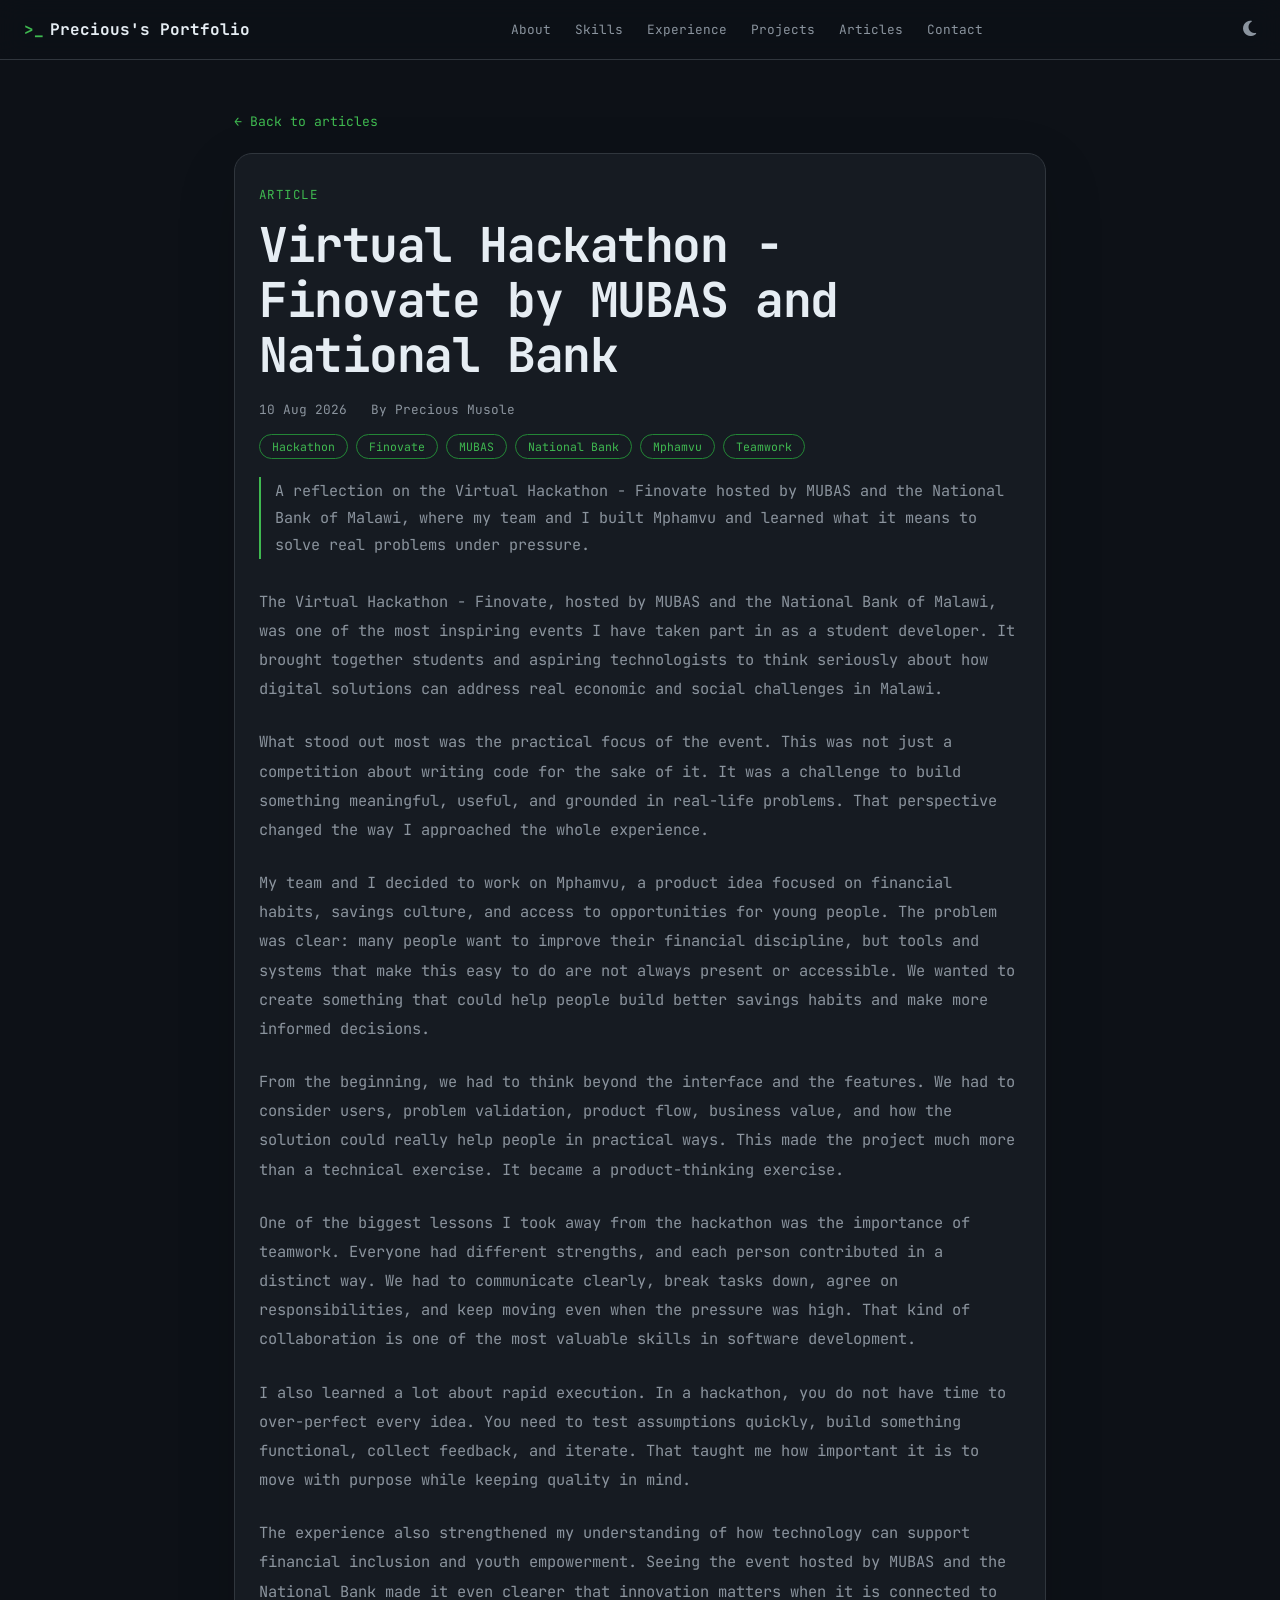
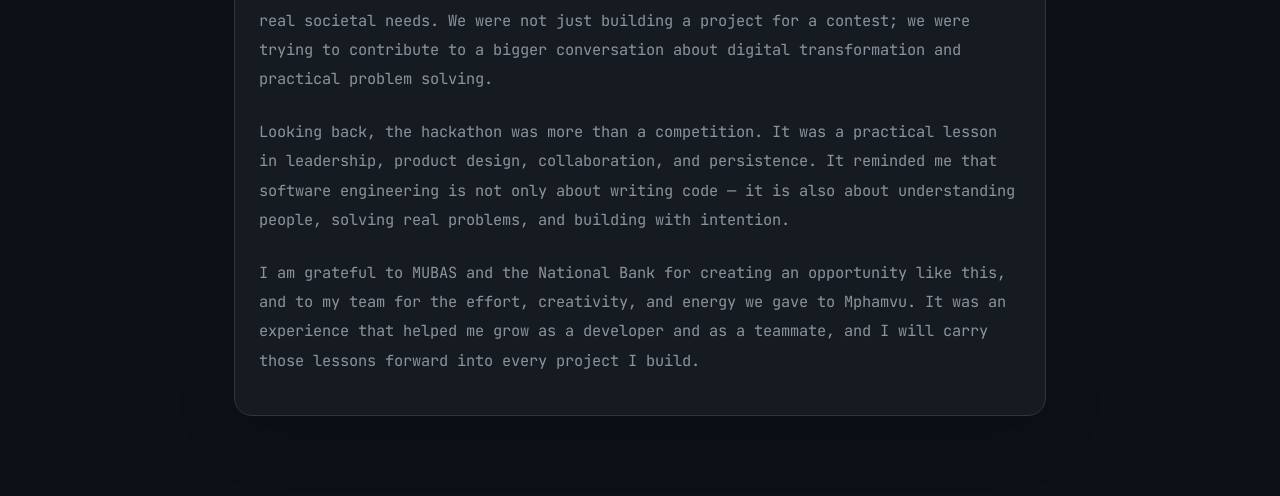
<file: article.html>
<!doctype html>
<html lang="en">
  <head>
    <meta charset="UTF-8" />
    <meta name="viewport" content="width=device-width, initial-scale=1.0" />
    <title>Article | Precious Musole</title>
    <meta
      name="description"
      content="Read the full article by Precious Musole."
    />
    <link rel="preconnect" href="https://fonts.googleapis.com" />
    <link rel="preconnect" href="https://fonts.gstatic.com" crossorigin />
    <link
      href="https://fonts.googleapis.com/css2?family=JetBrains+Mono:wght@300;400;600;700;800&display=swap"
      rel="stylesheet"
    />
    <link
      rel="stylesheet"
      href="https://cdnjs.cloudflare.com/ajax/libs/font-awesome/6.5.0/css/all.min.css"
    />
    <link rel="stylesheet" href="style.css" />
  </head>
  <body>
    <header>
      <div class="logo">
        <span class="prompt">&gt;_</span> Precious's Portfolio
      </div>

      <nav id="nav">
        <a href="index.html#about">About</a>
        <a href="index.html#skills">Skills</a>
        <a href="index.html#experience">Experience</a>
        <a href="index.html#projects">Projects</a>
        <a href="index.html#articles">Articles</a>
        <a href="index.html#contact">Contact</a>
      </nav>

      <div style="display: flex; gap: 12px; align-items: center">
        <button class="theme-btn" onclick="toggleTheme()" title="Toggle theme">
          <i class="fa-solid fa-moon" id="theme-icon"></i>
        </button>
        <button class="hamburger" onclick="toggleNav()">
          <span></span><span></span><span></span>
        </button>
      </div>
    </header>

    <main class="article-page">
      <div class="article-back">
        <a href="index.html#articles">← Back to articles</a>
      </div>

      <article class="article-panel">
        <p class="article-kicker">Article</p>
        <h1 id="article-title">Loading article...</h1>

        <div class="article-meta">
          <span id="article-date"></span>
          <span id="article-author"></span>
        </div>

        <div id="article-tags" class="tag-list"></div>
        <div id="article-summary" class="article-summary"></div>
        <div id="article-content" class="article-content"></div>
      </article>
    </main>

    <script src="article.js"></script>
  </body>
</html>
</file>
<file: style.css>
/* ─── CSS VARIABLES ─── */
:root {
  --bg: #0d1117;
  --bg2: #161b22;
  --bg3: #1c2333;
  --green: #3fb950;
  --green-dim: #238636;
  --green-glow: rgba(63, 185, 80, 0.15);
  --cyan: #58a6ff;
  --purple: #bc8cff;
  --orange: #ffa657;
  --text: #e6edf3;
  --text-dim: #8b949e;
  --border: #30363d;
  --card-bg: #161b22;
  --header-bg: rgba(13, 17, 23, 0.92);
}

/* ─── RESET & BASE ─── */
* {
  margin: 0;
  padding: 0;
  box-sizing: border-box;
}

html {
  scroll-behavior: smooth;
}

body {
  font-family: 'JetBrains Mono', monospace;
  background: var(--bg);
  color: var(--text);
  overflow-x: hidden;
}

/* ─── HEADER ─── */
header {
  position: fixed;
  top: 0;
  left: 0;
  right: 0;
  z-index: 100;
  background: var(--header-bg);
  backdrop-filter: blur(12px);
  border-bottom: 1px solid var(--border);
  padding: 0 24px;
  height: 60px;
  display: flex;
  align-items: center;
  justify-content: space-between;
}

.logo {
  font-size: 1rem;
  font-weight: 700;
  color: var(--text);
  display: flex;
  align-items: center;
  gap: 6px;
}
.logo span.prompt {
  color: var(--green);
}

nav {
  display: flex;
  gap: 24px;
  align-items: center;
}
nav a {
  color: var(--text-dim);
  text-decoration: none;
  font-size: 0.8rem;
  transition: color 0.2s;
}
nav a:hover {
  color: var(--green);
}

.theme-btn {
  background: none;
  border: none;
  color: var(--text-dim);
  cursor: pointer;
  font-size: 1.1rem;
  transition: color 0.2s;
}
.theme-btn:hover {
  color: var(--text);
}

/* ─── HAMBURGER (mobile) ─── */
.hamburger {
  display: none;
  flex-direction: column;
  gap: 5px;
  cursor: pointer;
  background: none;
  border: none;
}
.hamburger span {
  width: 22px;
  height: 2px;
  background: var(--text-dim);
  border-radius: 2px;
  transition: 0.3s;
}

/* ─── HERO ─── */
#hero {
  min-height: 100vh;
  display: flex;
  flex-direction: column;
  align-items: center;
  justify-content: center;
  padding: 80px 24px 40px;
  text-align: center;
  position: relative;
  overflow: hidden;
}

/* grid background */
#hero::before {
  content: '';
  position: absolute;
  inset: 0;
  background-image:
    linear-gradient(var(--border) 1px, transparent 1px),
    linear-gradient(90deg, var(--border) 1px, transparent 1px);
  background-size: 60px 60px;
  opacity: 0.2;
  pointer-events: none;
}

/* radial glow */
#hero::after {
  content: '';
  position: absolute;
  inset: 0;
  background: radial-gradient(ellipse 70% 60% at 50% 60%, var(--green-glow) 0%, transparent 70%);
  pointer-events: none;
}

.status-badge {
  display: inline-flex;
  align-items: center;
  gap: 8px;
  background: var(--bg2);
  border: 1px solid var(--border);
  border-radius: 6px;
  padding: 6px 14px;
  font-size: 0.78rem;
  color: var(--text-dim);
  margin-bottom: 32px;
  position: relative;
  z-index: 1;
}

.status-dot {
  width: 8px;
  height: 8px;
  background: var(--green);
  border-radius: 50%;
  animation: pulse 2s infinite;
}

@keyframes pulse {
  0%, 100% { box-shadow: 0 0 0 0 rgba(63, 185, 80, 0.4); }
  50%       { box-shadow: 0 0 0 6px rgba(63, 185, 80, 0); }
}

.hero-title {
  font-size: clamp(2.4rem, 8vw, 4.5rem);
  font-weight: 800;
  line-height: 1.1;
  margin-bottom: 20px;
  position: relative;
  z-index: 1;
}

.hero-subtitle {
  color: var(--green);
  font-size: clamp(0.85rem, 2.5vw, 1.05rem);
  margin-bottom: 16px;
  position: relative;
  z-index: 1;
  letter-spacing: 0.02em;
}
.hero-subtitle span {
  margin: 0 10px;
  opacity: 0.5;
}

.hero-tagline {
  color: var(--text-dim);
  font-size: 0.9rem;
  margin-bottom: 40px;
  position: relative;
  z-index: 1;
  min-height: 1.4em;
}
.hero-avatar{
    position:relative;
    width:250px;
    height:250px;
    margin:45px auto;
    animation:float 5s ease-in-out infinite;
}
.hero-avatar img{

    width:100%;
    height:100%;
    object-fit:cover;

    border-radius:50%;

    border:3px solid var(--green);

    position:relative;
    z-index:3;

    animation:glow 3s ease-in-out infinite;
}
.avatar-ring{

    position:absolute;

    inset:-12px;

    border:2px dashed rgba(63,185,80,.3);

    border-radius:50%;

    animation:rotateBorder 20s linear infinite;
}
.scan-line{

    position:absolute;

    left:0;

    width:100%;

    height:25px;

    background:linear-gradient(
        transparent,
        rgba(63,185,80,.35),
        transparent
    );

    animation:scan 3s linear infinite;

    z-index:4;

    pointer-events:none;
}
.p1{
top:-20px;
left:-25px;
}

.p2{
top:30px;
right:-30px;
}

.p3{
bottom:-15px;
left:15px;
}

.p4{
bottom:20px;
right:-25px;
}

.p5{
top:110px;
left:-50px;
}
.p1{animation-duration:5s;}
.p2{animation-duration:6s;}
.p3{animation-duration:4s;}
.p4{animation-duration:7s;}
.p5{animation-duration:5.5s;}
.code-particle{

    position:absolute;

    color:var(--green);

    font-size:.8rem;

    opacity:.5;

    animation:float 4s ease-in-out infinite;
}
.cursor {
  animation: blink 1s step-end infinite;
}
@keyframes blink {
  50% { opacity: 0; }
}

.hero-buttons {
  display: flex;
  gap: 16px;
  justify-content: center;
  flex-wrap: wrap;
  position: relative;
  z-index: 1;
}

/* ─── BUTTONS ─── */
.btn-primary {
  display: inline-flex;
  align-items: center;
  gap: 8px;
  background: var(--green);
  color: #0d1117;
  border: none;
  border-radius: 8px;
  padding: 12px 24px;
  font-family: 'JetBrains Mono', monospace;
  font-size: 0.85rem;
  font-weight: 700;
  cursor: pointer;
  text-decoration: none;
  transition: background 0.2s, transform 0.15s, box-shadow 0.2s;
}
.btn-primary:hover {
  background: #57c866;
  transform: translateY(-2px);
  box-shadow: 0 8px 24px rgba(63, 185, 80, 0.3);
}

.btn-secondary {
  display: inline-flex;
  align-items: center;
  gap: 8px;
  background: transparent;
  color: var(--text);
  border: 1px solid var(--border);
  border-radius: 8px;
  padding: 12px 24px;
  font-family: 'JetBrains Mono', monospace;
  font-size: 0.85rem;
  font-weight: 600;
  cursor: pointer;
  text-decoration: none;
  transition: border-color 0.2s, transform 0.15s, color 0.2s;
}
.btn-secondary:hover {
  border-color: var(--green);
  color: var(--green);
  transform: translateY(-2px);
}

/* ─── SOCIAL LINKS ─── */
.social-links {
  display: flex;
  gap: 20px;
  margin-top: 40px;
  justify-content: center;
  flex-wrap: wrap;
  position: relative;
  z-index: 1;
}

.social-links a {
  color: var(--text-dim);
  font-size: 1.3rem;
  transition: color 0.2s, transform 0.2s;
  text-decoration: none;
}
.social-links a:hover {
  transform: translateY(-3px);
}

/* brand-specific hover colours */
.social-links a.github:hover    { color: #e6edf3; }
.social-links a.linkedin:hover  { color: #0a66c2; }
.social-links a.facebook:hover  { color: #1877f2; }
.social-links a.instagram:hover { color: #e1306c; }
.social-links a.whatsapp:hover  { color: #25d366; }

/* ─── SECTION BASE ─── */
section {
  padding: 80px 24px;
  max-width: 900px;
  margin: 0 auto;
}

.section-title {
  font-size: clamp(1.5rem, 4vw, 2rem);
  font-weight: 700;
  margin-bottom: 40px;
  display: flex;
  align-items: center;
  gap: 12px;
}
.section-title::after {
  content: '';
  flex: 1;
  height: 1px;
  background: var(--border);
}

/* ─── ABOUT / CODE BLOCK ─── */
.code-block {
  background: var(--bg2);
  border: 1px solid var(--border);
  border-radius: 12px;
  overflow: hidden;
}

.code-top {
  display: flex;
  align-items: center;
  gap: 8px;
  padding: 12px 16px;
  border-bottom: 1px solid var(--border);
  background: var(--bg3);
}

.dot { width: 12px; height: 12px; border-radius: 50%; }
.dot.red    { background: #ff5f57; }
.dot.yellow { background: #febc2e; }
.dot.green  { background: #28c840; }

.code-filename {
  color: var(--text-dim);
  font-size: 0.78rem;
  margin-left: 8px;
}

.code-body {
  padding: 24px;
  font-size: 0.88rem;
  line-height: 1.9;
}

.code-kw      { color: var(--purple); }
.code-fn      { color: var(--cyan); }
.code-str     { color: var(--orange); }
.code-comment { color: var(--text-dim); }
.code-indent  { padding-left: 24px; }

.run-btn {
  display: block;
  width: calc(100% - 32px);
  margin: 0 16px 16px;
  background: var(--green);
  color: #0d1117;
  border: none;
  border-radius: 8px;
  padding: 12px;
  font-family: 'JetBrains Mono', monospace;
  font-size: 0.88rem;
  font-weight: 700;
  cursor: pointer;
  transition: background 0.2s, box-shadow 0.2s;
}
.run-btn:hover {
  background: #57c866;
  box-shadow: 0 4px 20px rgba(63, 185, 80, 0.3);
}

.about-output {
  background: var(--bg3);
  border: 1px solid var(--border);
  border-radius: 12px;
  padding: 20px 24px;
  margin-top: 16px;
  font-size: 0.85rem;
  line-height: 1.8;
  color: var(--text-dim);
  display: none;
}
.about-output.visible {
  display: block;
}
.about-output .prompt-line {
  color: var(--green);
  margin-bottom: 8px;
}
.about-output p {
  margin-bottom: 8px;
}

/* ─── SKILLS ─── */
.skills-grid {
  display: grid;
  grid-template-columns: repeat(auto-fill, minmax(80px, 1fr));
  gap: 20px;
}

.skill-item {
  display: flex;
  flex-direction: column;
  align-items: center;
  gap: 8px;
  padding: 16px 8px;
  background: var(--bg2);
  border: 1px solid var(--border);
  border-radius: 10px;
  transition: border-color 0.2s, transform 0.2s, box-shadow 0.2s;
  cursor: default;
}
.skill-item:hover {
  border-color: var(--green);
  transform: translateY(-4px);
  box-shadow: 0 8px 20px var(--green-glow);
}

.skill-icon {
  font-size: 2rem;
  line-height: 1;
  font-weight: 700;
}
.skill-name {
  font-size: 0.65rem;
  color: var(--text-dim);
  text-align: center;
}

.terminal-prompt {
  color: var(--green);
  font-size: 0.9rem;
  margin-top: 32px;
  display: flex;
  align-items: center;
  gap: 4px;
}

/* ─── EXPERIENCE / TIMELINE ─── */
.timeline {
  position: relative;
  padding-left: 32px;
}
.timeline::before {
  content: '';
  position: absolute;
  left: 8px;
  top: 0;
  bottom: 0;
  width: 1px;
  background: var(--border);
}

.timeline-item {
  position: relative;
  margin-bottom: 32px;
}

.timeline-dot {
  position: absolute;
  left: -32px;
  top: 4px;
  width: 18px;
  height: 18px;
  border-radius: 50%;
  border: 2px solid var(--green);
  background: var(--bg);
  display: flex;
  align-items: center;
  justify-content: center;
}
.timeline-dot.active::after {
  content: '';
  width: 8px;
  height: 8px;
  background: var(--green);
  border-radius: 50%;
  animation: pulse 2s infinite;
}

.timeline-card {
  background: var(--bg2);
  border: 1px solid var(--border);
  border-radius: 12px;
  padding: 20px 24px;
  transition: border-color 0.2s;
}
.timeline-card:hover {
  border-color: var(--green-dim);
}

.timeline-year    { color: var(--green); font-size: 1.5rem; font-weight: 700; margin-bottom: 4px; }
.timeline-date    { color: var(--text-dim); font-size: 0.78rem; margin-bottom: 12px; }
.timeline-role    { font-weight: 700; font-size: 1rem; margin-bottom: 4px; }
.timeline-company { color: var(--text-dim); font-size: 0.85rem; margin-bottom: 12px; }
.timeline-desc    { color: var(--text-dim); font-size: 0.82rem; line-height: 1.7; margin-bottom: 16px; }

.tag-list {
  display: flex;
  flex-wrap: wrap;
  gap: 8px;
}
.tag {
  background: transparent;
  border: 1px solid var(--green-dim);
  color: var(--green);
  border-radius: 20px;
  padding: 4px 12px;
  font-size: 0.72rem;
}

/* ─── PROJECTS ─── */
.projects-grid {
  display: grid;
  grid-template-columns: 1fr;
  gap: 24px;
}

.project-card {
  background: var(--bg2);
  border: 1px solid var(--border);
  border-radius: 12px;
  overflow: hidden;
  transition: border-color 0.2s, transform 0.2s;
}
.project-card:hover {
  border-color: var(--green-dim);
  transform: translateY(-4px);
}

.project-preview {
  height: 200px;
  background: var(--bg3);
  display: flex;
  align-items: center;
  justify-content: center;
  position: relative;
  overflow: hidden;
}
.project-preview .mock-header {
  position: absolute;
  top: 0;
  left: 0;
  right: 0;
  background: var(--bg2);
  padding: 8px 14px;
  font-size: 0.7rem;
  color: var(--green);
  border-bottom: 1px solid var(--border);
  display: flex;
  gap: 10px;
  align-items: center;
}

.mock-nav-dots {
  display: flex;
  gap: 6px;
}
.mock-nav-dots span {
  width: 10px;
  height: 10px;
  border-radius: 50%;
}
.mock-nav-dots span:nth-child(1) { background: #ff5f57; }
.mock-nav-dots span:nth-child(2) { background: #febc2e; }
.mock-nav-dots span:nth-child(3) { background: #28c840; }

.coming-soon-badge {
  background: rgba(13, 17, 23, 0.85);
  border: 1px solid var(--green);
  color: var(--green);
  border-radius: 6px;
  padding: 8px 20px;
  font-size: 0.85rem;
  font-weight: 600;
}

.project-info    { padding: 20px 24px; }
.project-title   { color: var(--green); font-size: 1rem; font-weight: 700; margin-bottom: 8px; }
.project-desc    { color: var(--text-dim); font-size: 0.82rem; line-height: 1.6; margin-bottom: 16px; }

.project-links {
  display: flex;
  gap: 12px;
}
.project-links a {
  color: var(--text-dim);
  font-size: 0.78rem;
  text-decoration: none;
  display: flex;
  align-items: center;
  gap: 6px;
  transition: color 0.2s;
}
.project-links a:hover {
  color: var(--green);
}

/* ─── CONTACT ─── */
#contact {
  text-align: center;
  padding: 80px 24px 100px;
}
.contact-inner {
  max-width: 600px;
  margin: 0 auto;
}
.contact-code {
  color: var(--text-dim);
  font-size: 0.95rem;
  margin-bottom: 32px;
  line-height: 1.6;
}
.contact-code .kw  { color: var(--purple); }
.contact-code .str { color: var(--orange); }

/* ─── CONTACT CARDS ─── */
.contact-wrap {
  max-width: 600px;
  margin: 0 auto;
}
.contact-items {
  display: flex;
  flex-direction: column;
  gap: 14px;
  text-align: left;
}
.contact-item {
  display: flex;
  align-items: center;
  gap: 16px;
  background: var(--bg2);
  border: 1px solid var(--border);
  border-radius: 8px;
  padding: 14px 18px;
  text-decoration: none;
  transition: border-color 0.2s, background 0.2s;
}
.contact-item:hover {
  border-color: var(--green);
  background: var(--bg3);
}
.contact-icon {
  width: 36px;
  height: 36px;
  border-radius: 50%;
  background: var(--bg3);
  display: flex;
  align-items: center;
  justify-content: center;
  flex-shrink: 0;
  font-size: 16px;
}
.contact-label {
  font-size: 11px;
  color: var(--text-dim);
  letter-spacing: 1.5px;
  text-transform: uppercase;
  margin-bottom: 2px;
}
.contact-value {
  font-size: 14px;
  color: var(--text);
  letter-spacing: 0.5px;
}
.contact-value span {
  color: var(--green);
}
.contact-comment {
  font-size: 12px;
  color: var(--text-dim);
  margin-top: 1.5rem;
  letter-spacing: 0.5px;
}
/* ─── FOOTER ─── */
footer {
  border-top: 1px solid var(--border);
  padding: 24px;
  text-align: center;
  color: var(--text-dim);
  font-size: 0.75rem;
}
footer span {
  color: var(--green);
}

/* ─── LIGHT MODE ─── */
body.light {
  --bg: #f6f8fa;
  --bg2: #ffffff;
  --bg3: #eaeef2;
  --text: #1c2331;
  --text-dim: #57606a;
  --border: #d0d7de;
  --card-bg: #ffffff;
  --header-bg: rgba(246, 248, 250, 0.92);
  --green-glow: rgba(35, 134, 54, 0.1);
}

/* ─── FADE-IN ANIMATION ─── */
.fade-in {
  opacity: 0;
  transform: translateY(20px);
  transition: opacity 0.6s ease, transform 0.6s ease;
}
.fade-in.visible {
  opacity: 1;
  transform: none;
}

/* ─── RESPONSIVE / MOBILE ─── */
@media (max-width: 640px) {
  nav { display: none; }
  .hamburger { display: flex; }

  nav.open {
    display: flex;
    flex-direction: column;
    position: fixed;
    top: 60px;
    left: 0;
    right: 0;
    background: var(--bg2);
    border-bottom: 1px solid var(--border);
    padding: 16px 24px;
    gap: 16px;
    z-index: 99;
  }

  .skills-grid {
    grid-template-columns: repeat(3, 1fr);
  }
}

/* ─── ARTICLES ─── */
.articles-grid {
  display: grid;
  grid-template-columns: 1fr;
  gap: 20px;
}

.article-card {
  display: block;
  background: var(--bg2);
  border: 1px solid var(--border);
  border-radius: 12px;
  padding: 24px;
  text-decoration: none;
  color: inherit;
  transition: border-color 0.2s, transform 0.2s;
}
.article-card:hover {
  border-color: var(--green-dim);
  transform: translateY(-4px);
}

.article-date    { color: var(--text-dim); font-size: 0.72rem; margin-bottom: 8px; }
.article-title   { color: var(--text); font-size: 1rem; font-weight: 700; margin-bottom: 8px; }
.article-summary { color: var(--text-dim); font-size: 0.82rem; line-height: 1.7; }

.article-read-more {
  color: var(--green);
  font-size: 0.78rem;
  margin-top: 16px;
  display: flex;
  align-items: center;
  gap: 6px;
  transition: gap 0.2s;
}
.article-card:hover .article-read-more { gap: 10px; }

/* ─── ARTICLE DETAIL PAGE ─── */
.article-page {
  max-width: 860px;
  margin: 0 auto;
  padding: 110px 24px 80px;
}

.article-panel {
  background: var(--bg2);
  border: 1px solid var(--border);
  border-radius: 18px;
  padding: 32px 24px 40px;
  box-shadow: 0 20px 60px rgba(0, 0, 0, 0.15);
}

.article-kicker {
  color: var(--green);
  font-size: 0.78rem;
  letter-spacing: 0.12em;
  text-transform: uppercase;
  margin-bottom: 14px;
}

.article-panel h1 {
  font-size: clamp(2rem, 5vw, 3rem);
  line-height: 1.15;
  margin-bottom: 18px;
  letter-spacing: -0.03em;
  word-break: break-word;
  overflow-wrap: anywhere;
}

.article-meta {
  display: flex;
  flex-wrap: wrap;
  gap: 12px 24px;
  color: var(--text-dim);
  font-size: 0.8rem;
  margin-bottom: 16px;
}

#article-tags {
  margin-bottom: 18px;
}

.article-summary {
  color: var(--text-dim);
  font-size: 0.95rem;
  line-height: 1.8;
  margin: 0 0 28px;
  padding-left: 14px;
  border-left: 2px solid var(--green);
}

.article-content {
  color: var(--text-dim);
  font-size: 0.96rem;
  line-height: 1.9;
}

.article-content h2 {
  color: var(--text);
  font-size: 1.2rem;
  margin: 2rem 0 0.8rem;
}

.article-content p {
  display: block;
  margin: 0 0 1.5rem;
  text-align: left;
}

.article-content p:last-child {
  margin-bottom: 0;
}

.article-content strong {
  color: var(--text);
}

.article-back {
  margin-bottom: 22px;
}

.article-back a {
  color: var(--green);
  text-decoration: none;
  font-size: 0.82rem;
}

.article-back a:hover {
  text-decoration: underline;
}

@keyframes float {
  0%,100%{
      transform:translateY(0px);
  }

  50%{
      transform:translateY(-10px);
  }
}
@keyframes rotateBorder{

0%{
transform:rotate(0deg);
}

100%{
transform:rotate(360deg);
}

}
@keyframes scan{

0%{
top:-20%;
}

100%{
top:120%;
}

}
@keyframes glow{

0%,100%{
box-shadow:0 0 15px rgba(63,185,80,.2);
}

50%{
box-shadow:0 0 40px rgba(63,185,80,.6);
}

  }
</file>
